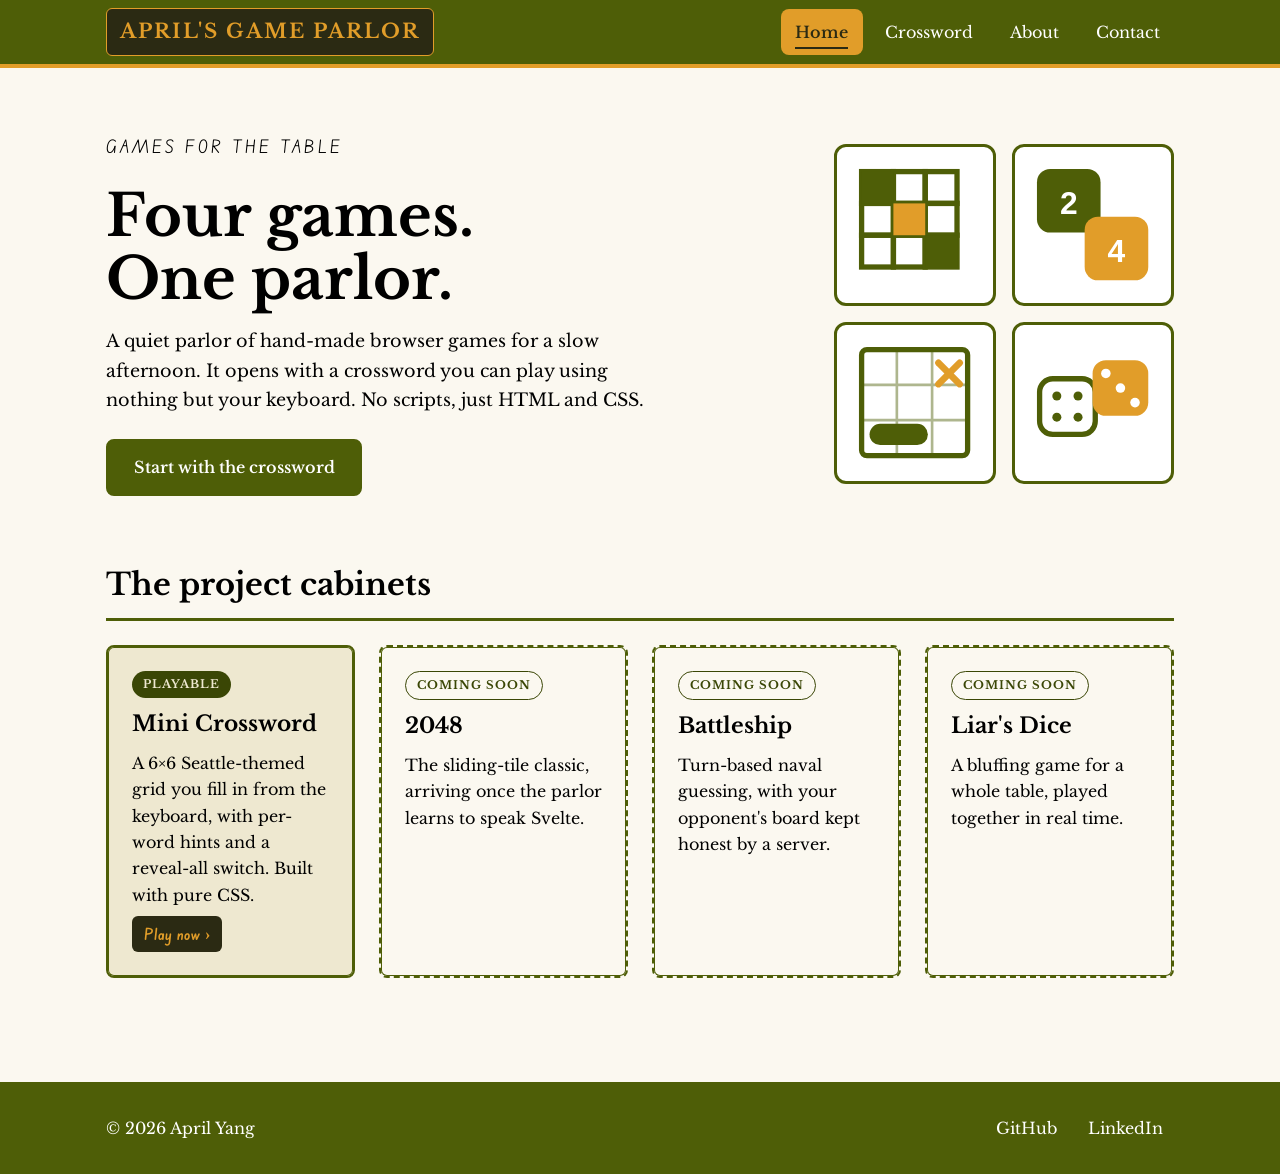
<file: index.html>
<!--
  Title: The Game Parlor — Home
  Author: April Yang
  Description: index.html — landing page (CS5610 Project 1)
  Styles: shared in style.css
-->
<!DOCTYPE html>
<html lang="en">
  <head>
    <meta charset="UTF-8" />
    <meta name="viewport" content="width=device-width, initial-scale=1.0" />
    <meta name="description" content="April's Game Parlor is a small collection of hand-made browser games. It opens with a pure HTML and CSS mini crossword, no scripts required." />
    <title>April's Game Parlor</title>

    <!-- Fonts from Google Fonts -->
    <link rel="preconnect" href="https://fonts.googleapis.com" />
    <link rel="preconnect" href="https://fonts.gstatic.com" crossorigin />
    <link
      href="https://fonts.googleapis.com/css2?family=Edu+SA+Beginner:wght@400;500;600&family=Libre+Baskerville:wght@400;700&display=swap"
      rel="stylesheet"
    />

    <link rel="stylesheet" href="./style.css" />
  </head>

  <body>
    <!-- ================= NAVBAR (same on every page) ================= -->
    <header class="site-header">
      <nav class="nav-inner" aria-label="Main navigation">
        <a class="brand" href="./index.html">April's Game Parlor</a>
        <ul class="nav-list">
          <li><a href="./index.html" aria-current="page">Home</a></li>
          <li><a href="./crossword.html">Crossword</a></li>
          <li><a href="./about.html">About</a></li>
          <li><a href="./contact.html">Contact</a></li>
        </ul>
      </nav>
    </header>

    <main>
      <!-- ================= HERO ================= -->
      <section class="hero" aria-label="Introduction">
        <div>
          <p class="eyebrow">Games for the table</p>
          <h1>Four games.<br />One parlor.</h1>
          <p>
            A quiet parlor of hand-made browser games for a slow afternoon.
            It opens with a crossword you can play using nothing but your
            keyboard. No scripts, just HTML and CSS.
          </p>
          <a class="cta" href="./crossword.html">Start with the crossword</a>
        </div>

        <!-- four game "screens", one per cabinet — decorative -->
        <div class="hero-screens" aria-hidden="true">
          <!-- crossword: mini 3x3 grid -->
          <div class="screen">
            <svg viewBox="0 0 48 48">
              <g stroke="currentColor" stroke-width="2" fill="none">
                <rect x="4" y="4" width="12" height="12" />
                <rect x="16" y="4" width="12" height="12" />
                <rect x="28" y="4" width="12" height="12" />
                <rect x="4" y="16" width="12" height="12" />
                <rect x="16" y="16" width="12" height="12" />
                <rect x="28" y="16" width="12" height="12" />
                <rect x="4" y="28" width="12" height="12" />
                <rect x="16" y="28" width="12" height="12" />
                <rect x="28" y="28" width="12" height="12" />
              </g>
              <rect x="4" y="4" width="12" height="12" fill="currentColor" />
              <rect x="28" y="28" width="12" height="12" fill="currentColor" />
              <rect x="16" y="16" width="12" height="12" fill="#e19d29" />
            </svg>
          </div>

          <!-- 2048: sliding number tiles -->
          <div class="screen">
            <svg viewBox="0 0 48 48">
              <rect x="3" y="3" width="24" height="24" rx="5" fill="currentColor" />
              <text x="15" y="20" text-anchor="middle" font-size="12"
                    font-weight="700" fill="#fff" font-family="sans-serif">2</text>
              <rect x="21" y="21" width="24" height="24" rx="5" fill="#e19d29" />
              <text x="33" y="38" text-anchor="middle" font-size="12"
                    font-weight="700" fill="#fff" font-family="sans-serif">4</text>
            </svg>
          </div>

          <!-- battleship: grid, ship, and a hit marker -->
          <div class="screen">
            <svg viewBox="0 0 48 48">
              <rect x="4" y="4" width="40" height="40" rx="2"
                    fill="none" stroke="currentColor" stroke-width="2" />
              <g stroke="currentColor" stroke-width="1" opacity="0.45">
                <line x1="4" y1="17.3" x2="44" y2="17.3" />
                <line x1="4" y1="30.6" x2="44" y2="30.6" />
                <line x1="17.3" y1="4" x2="17.3" y2="44" />
                <line x1="30.6" y1="4" x2="30.6" y2="44" />
              </g>
              <rect x="7" y="32" width="22" height="8" rx="4" fill="currentColor" />
              <g stroke="#e19d29" stroke-width="2.5" stroke-linecap="round">
                <line x1="33" y1="9" x2="41" y2="17" />
                <line x1="41" y1="9" x2="33" y2="17" />
              </g>
            </svg>
          </div>

          <!-- liar's dice: two dice -->
          <div class="screen">
            <svg viewBox="0 0 48 48">
              <rect x="4" y="15" width="21" height="21" rx="5"
                    fill="none" stroke="currentColor" stroke-width="2" />
              <g fill="currentColor">
                <circle cx="10.5" cy="21.5" r="1.7" />
                <circle cx="18.5" cy="21.5" r="1.7" />
                <circle cx="10.5" cy="29.5" r="1.7" />
                <circle cx="18.5" cy="29.5" r="1.7" />
              </g>
              <rect x="24" y="8" width="21" height="21" rx="5" fill="#e19d29" />
              <g fill="#fff">
                <circle cx="29" cy="13" r="1.8" />
                <circle cx="34.5" cy="18.5" r="1.8" />
                <circle cx="40" cy="24" r="1.8" />
              </g>
            </svg>
          </div>
        </div>
      </section>

      <!-- ================= GAMES ================= -->
      <section class="games" aria-label="Games">
        <h2>The project cabinets</h2>
        <div class="cabinet-grid">
          <!-- live game: a real link -->
          <a class="cabinet" href="./crossword.html">
            <span class="tag live">Playable</span>
            <h3>Mini Crossword</h3>
            <p>A 6&times;6 Seattle-themed grid you fill in from the keyboard,
              with per-word hints and a reveal-all switch. Built with pure CSS.</p>
            <span class="play-label">Play now &rsaquo;</span>
          </a>

          <!-- upcoming games: static, not links -->
          <article class="cabinet locked">
            <span class="tag soon">Coming soon</span>
            <h3>2048</h3>
            <p>The sliding-tile classic, arriving once the parlor learns to
              speak Svelte.</p>
          </article>

          <article class="cabinet locked">
            <span class="tag soon">Coming soon</span>
            <h3>Battleship</h3>
            <p>Turn-based naval guessing, with your opponent's board kept
              honest by a server.</p>
          </article>

          <article class="cabinet locked">
            <span class="tag soon">Coming soon</span>
            <h3>Liar's Dice</h3>
            <p>A bluffing game for a whole table, played together in real
              time.</p>
          </article>
        </div>
      </section>
    </main>

    <!-- ================= FOOTER (same on every page) ================= -->
    <footer class="site-footer">
      <div class="footer-inner">
        <p class="copyright">&copy; 2026 April Yang</p>
        <ul class="social">
          <li>
            <a href="https://github.com/aprilyanggarwood" target="_blank" rel="noopener">
              GitHub
            </a>
          </li>
          <li>
            <a href="https://www.linkedin.com/in/ying-april-yang-a9bb8720/" target="_blank" rel="noopener">
              LinkedIn
            </a>
          </li>
        </ul>
      </div>
    </footer>
  </body>
</html>
</file>
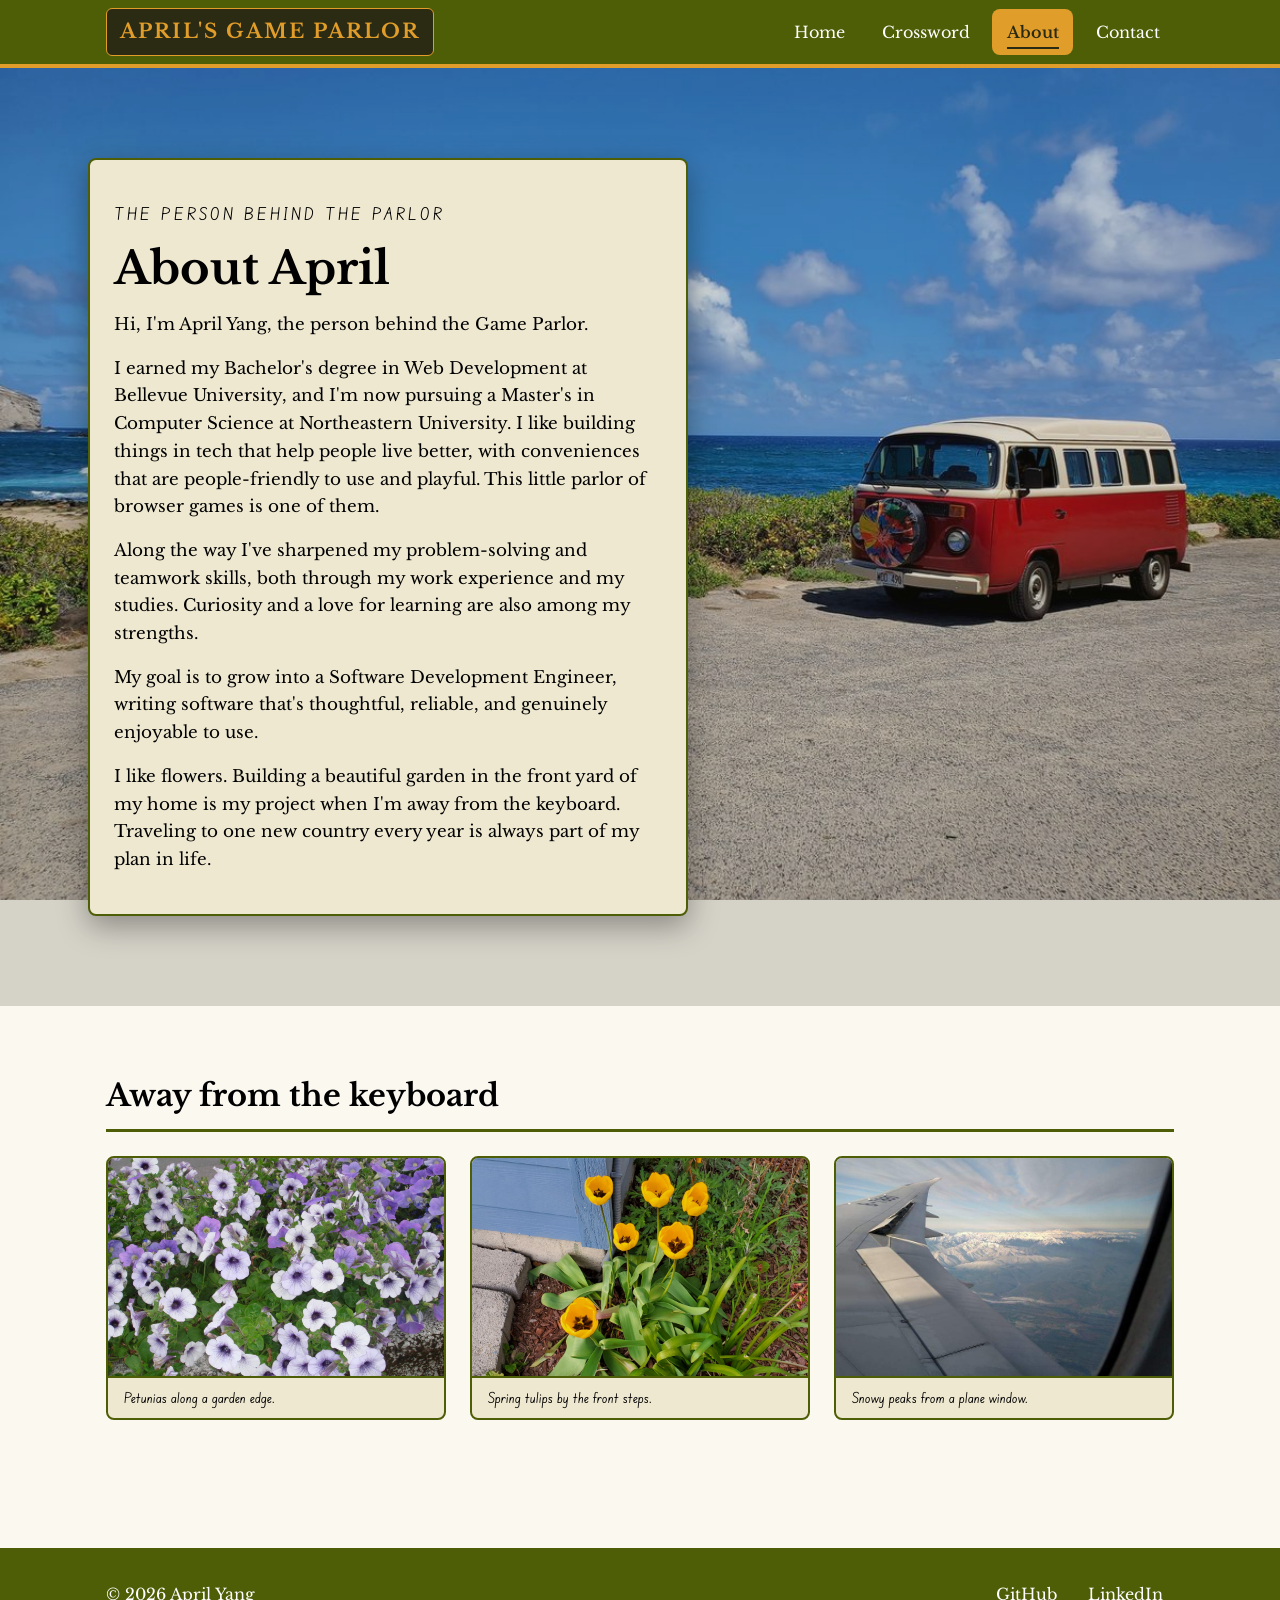
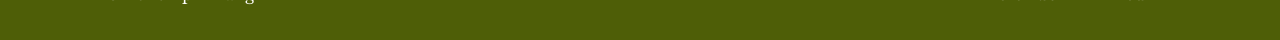
<file: about.html>
<!--
  Title: The Game Parlor — About
  Author: April Yang
  Description: about.html — About page (CS5610 Project 1)
  Styles: shared in style.css
  Note: Real <img> elements with meaningful alt text (portrait + photo strip).
        No id attributes; nav/footer match the other pages.
-->
<!DOCTYPE html>
<html lang="en">
  <head>
    <meta charset="UTF-8" />
    <meta name="viewport" content="width=device-width, initial-scale=1.0" />
    <meta name="description" content="About April Yang, the maker behind the Game Parlor: a web developer and computer science graduate student working toward a Software Development Engineer role." />
    <title>About April — April's Game Parlor</title>

    <link rel="preconnect" href="https://fonts.googleapis.com" />
    <link rel="preconnect" href="https://fonts.gstatic.com" crossorigin />
    <link
      href="https://fonts.googleapis.com/css2?family=Edu+SA+Beginner:wght@400;500;600&family=Libre+Baskerville:wght@400;700&display=swap"
      rel="stylesheet"
    />
    <link rel="stylesheet" href="./style.css" />
  </head>

  <body>
    <!-- ================= NAVBAR (same on every page) ================= -->
    <header class="site-header">
      <nav class="nav-inner" aria-label="Main navigation">
        <a class="brand" href="./index.html">April's Game Parlor</a>
        <ul class="nav-list">
          <li><a href="./index.html">Home</a></li>
          <li><a href="./crossword.html">Crossword</a></li>
          <li><a href="./about.html" aria-current="page">About</a></li>
          <li><a href="./contact.html">Contact</a></li>
        </ul>
      </nav>
    </header>

    <main class="about-main">
      <!-- ================= INTRO: van background + bio card ================= -->
      <!-- The van photo is a decorative CSS background on .about-hero.
           The bio sits in an opaque .bio-card so its text keeps full contrast. -->
      <section class="about-hero" aria-label="About April">
        <div class="bio-card">
          <p class="eyebrow">The person behind the parlor</p>
          <h1>About April</h1>

          <p>Hi, I'm April Yang, the person behind the Game Parlor.</p>

          <p>
            I earned my Bachelor's degree in Web Development at Bellevue
            University, and I'm now pursuing a Master's in Computer Science at
            Northeastern University. I like building things in tech that help
            people live better, with conveniences that are people-friendly to
            use and playful. This little parlor of browser games is one of them.
          </p>

          <p>
            Along the way I've sharpened my problem-solving and teamwork skills,
            both through my work experience and my studies. Curiosity and a love
            for learning are also among my strengths.
          </p>

          <p>
            My goal is to grow into a Software Development Engineer, writing
            software that's thoughtful, reliable, and genuinely enjoyable to use.
          </p>

          <p>
            I like flowers. Building a beautiful garden in the front yard of my
            home is my project when I'm away from the keyboard. Traveling to one
            new country every year is always part of my plan in life.
          </p>
        </div>
      </section>

      <!-- ================= PHOTO STRIP ================= -->
      <section class="gallery" aria-label="A few of my photos">
        <h2>Away from the keyboard</h2>
        <div class="photo-strip">
          <figure>
            <img
              src="./images/purple-flowers.jpg"
              width="640"
              height="480"
              loading="lazy"
              alt="A dense bed of purple-and-white petunias with dark violet veins"
            />
            <figcaption>Petunias along a garden edge.</figcaption>
          </figure>

          <figure>
            <img
              src="./images/yellow-tulips.jpg"
              width="1200"
              height="900"
              loading="lazy"
              alt="Six yellow tulips with dark centers blooming beside a blue house wall"
            />
            <figcaption>Spring tulips by the front steps.</figcaption>
          </figure>

          <figure>
            <img
              src="./images/mountains-from-plane.jpg"
              width="960"
              height="540"
              loading="lazy"
              alt="Snow-capped mountains and green valleys seen from an airplane window, with the wing in view"
            />
            <figcaption>Snowy peaks from a plane window.</figcaption>
          </figure>
        </div>
      </section>
    </main>

    <!-- ================= FOOTER (same on every page) ================= -->
    <footer class="site-footer">
      <div class="footer-inner">
        <p class="copyright">&copy; 2026 April Yang</p>
        <ul class="social">
          <li>
            <a href="https://github.com/aprilyanggarwood" target="_blank" rel="noopener">
              GitHub
            </a>
          </li>
          <li>
            <a href="https://www.linkedin.com/in/ying-april-yang-a9bb8720/" target="_blank" rel="noopener">
              LinkedIn
            </a>
          </li>
        </ul>
      </div>
    </footer>
  </body>
</html>
</file>
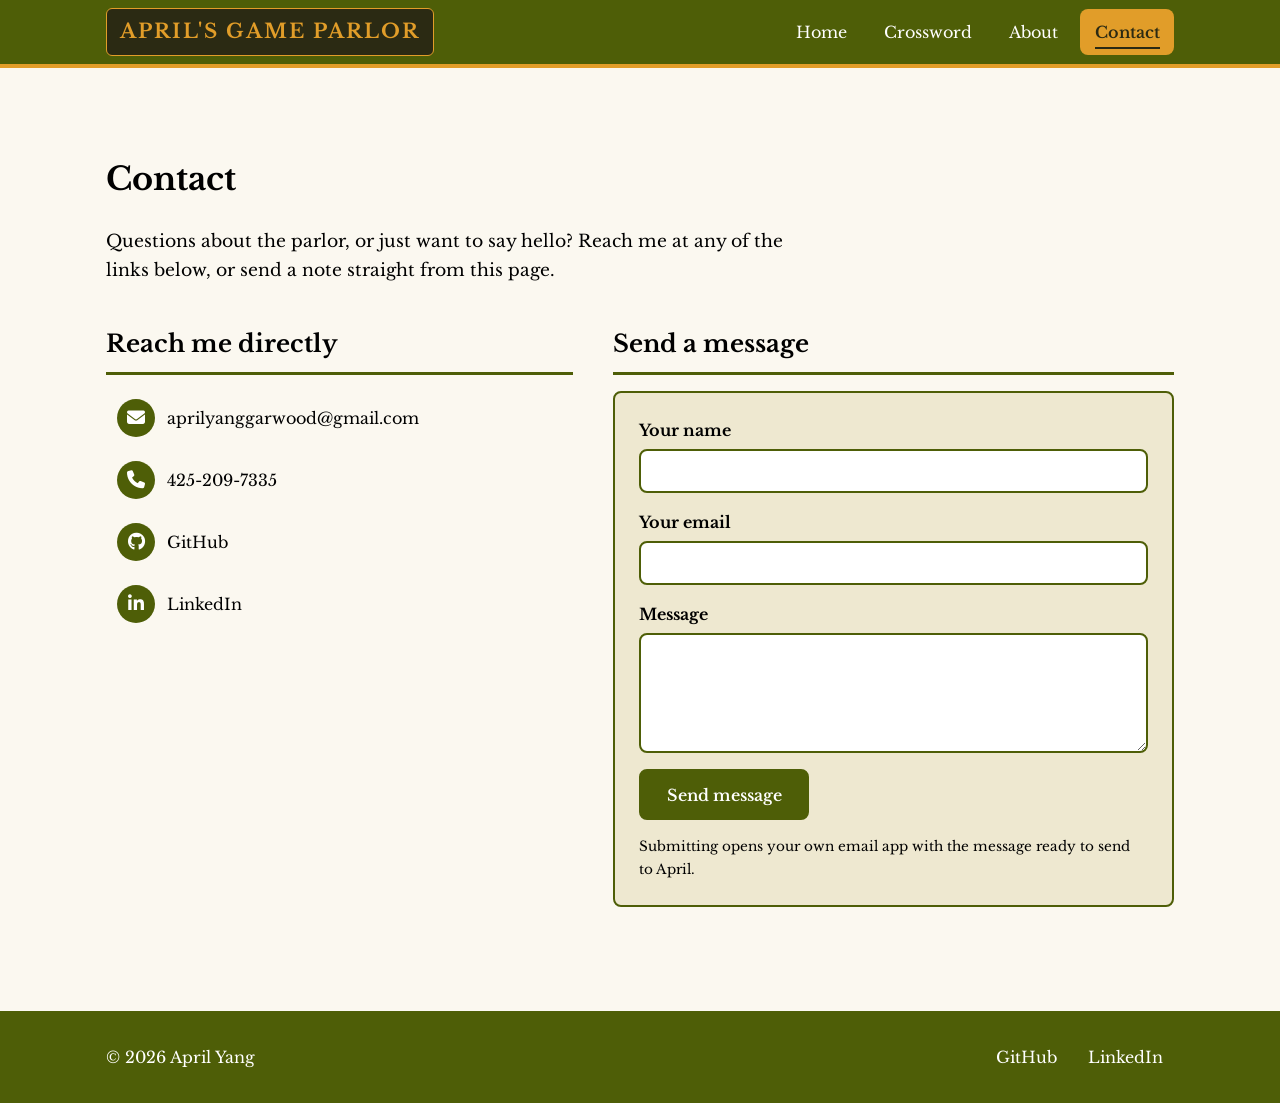
<file: contact.html>
<!--
  Title: The Game Parlor — Contact
  Author: April Yang
  Description: contact.html — Contact page (CS5610 Project 1)
  Styles: shared in style.css
  Note: CSS-only contact form. The <form action="mailto:..."> makes the
        submit button open the visitor's own mail app (no JavaScript).
        Contact links each have an icon in front (icons are decorative, so aria-hidden).
        Inputs are wrapped in their <label>, so no id/for is needed.
-->
<!DOCTYPE html>
<html lang="en">
  <head>
    <meta charset="UTF-8" />
    <meta name="viewport" content="width=device-width, initial-scale=1.0" />
    <meta name="description" content="Get in touch with April Yang by email, phone, GitHub, or LinkedIn, or send a note straight from the contact form on this page." />
    <title>Contact — April's Game Parlor</title>

    <link rel="preconnect" href="https://fonts.googleapis.com" />
    <link rel="preconnect" href="https://fonts.gstatic.com" crossorigin />
    <link
      href="https://fonts.googleapis.com/css2?family=Edu+SA+Beginner:wght@400;500;600&family=Libre+Baskerville:wght@400;700&display=swap"
      rel="stylesheet"
    />
    <!-- Font Awesome 6 (icon files) — used for the contact icons -->
    <link
      rel="stylesheet"
      href="https://cdnjs.cloudflare.com/ajax/libs/font-awesome/6.5.2/css/all.min.css"
    />
    <link rel="stylesheet" href="./style.css" />
  </head>

  <body>
    <!-- ================= NAVBAR (same on every page) ================= -->
    <header class="site-header">
      <nav class="nav-inner" aria-label="Main navigation">
        <a class="brand" href="./index.html">April's Game Parlor</a>
        <ul class="nav-list">
          <li><a href="./index.html">Home</a></li>
          <li><a href="./crossword.html">Crossword</a></li>
          <li><a href="./about.html">About</a></li>
          <li><a href="./contact.html" aria-current="page">Contact</a></li>
        </ul>
      </nav>
    </header>

    <main>
      <h1>Contact</h1>
      <p class="lead">
        Questions about the parlor, or just want to say hello? Reach me at any
        of the links below, or send a note straight from this page.
      </p>

      <div class="contact-layout">
        <!-- ================= DIRECT LINKS (icon in front) ================= -->
        <section class="contact-info" aria-label="Contact details">
          <h2>Reach me directly</h2>
          <ul class="contact-list">
            <li>
              <a href="mailto:aprilyanggarwood@gmail.com" aria-label="Email April at aprilyanggarwood at gmail dot com">
                <span class="contact-icon">
                  <i class="fa-solid fa-envelope" aria-hidden="true"></i>
                </span>
                <span class="contact-text">aprilyanggarwood@gmail.com</span>
              </a>
            </li>
            <li>
              <a href="tel:+14252097335" aria-label="Call April at 4 2 5, 2 0 9, 7 3 3 5">
                <span class="contact-icon">
                  <i class="fa-solid fa-phone" aria-hidden="true"></i>
                </span>
                <span class="contact-text">425-209-7335</span>
              </a>
            </li>
            <li>
              <a href="https://github.com/aprilyanggarwood" target="_blank" rel="noopener" aria-label="April's GitHub profile">
                <span class="contact-icon">
                  <i class="fa-brands fa-github" aria-hidden="true"></i>
                </span>
                <span class="contact-text">GitHub</span>
              </a>
            </li>
            <li>
              <a href="https://www.linkedin.com/in/ying-april-yang-a9bb8720/" target="_blank" rel="noopener" aria-label="April's LinkedIn profile">
                <span class="contact-icon">
                  <i class="fa-brands fa-linkedin-in" aria-hidden="true"></i>
                </span>
                <span class="contact-text">LinkedIn</span>
              </a>
            </li>
          </ul>
        </section>

        <!-- ================= MESSAGE FORM ================= -->
        <section class="contact-form-section" aria-label="Send a message">
          <h2>Send a message</h2>
          <form class="contact-form" action="mailto:aprilyanggarwood@gmail.com" method="post" enctype="text/plain">
            <label class="field">
              <span class="field-label">Your name</span>
              <input type="text" name="name" autocomplete="name" required />
            </label>
            <label class="field">
              <span class="field-label">Your email</span>
              <input type="email" name="email" autocomplete="email" required />
            </label>
            <label class="field">
              <span class="field-label">Message</span>
              <textarea name="message" required></textarea>
            </label>
            <button type="submit" class="cta">Send message</button>
            <p class="form-note">
              Submitting opens your own email app with the message ready to send
              to April.
            </p>
          </form>
        </section>
      </div>
    </main>

    <!-- ================= FOOTER (same on every page) ================= -->
    <footer class="site-footer">
      <div class="footer-inner">
        <p class="copyright">&copy; 2026 April Yang</p>
        <ul class="social">
          <li>
            <a href="https://github.com/aprilyanggarwood" target="_blank" rel="noopener">
              GitHub
            </a>
          </li>
          <li>
            <a href="https://www.linkedin.com/in/ying-april-yang-a9bb8720/" target="_blank" rel="noopener">
              LinkedIn
            </a>
          </li>
        </ul>
      </div>
    </footer>
  </body>
</html>
</file>
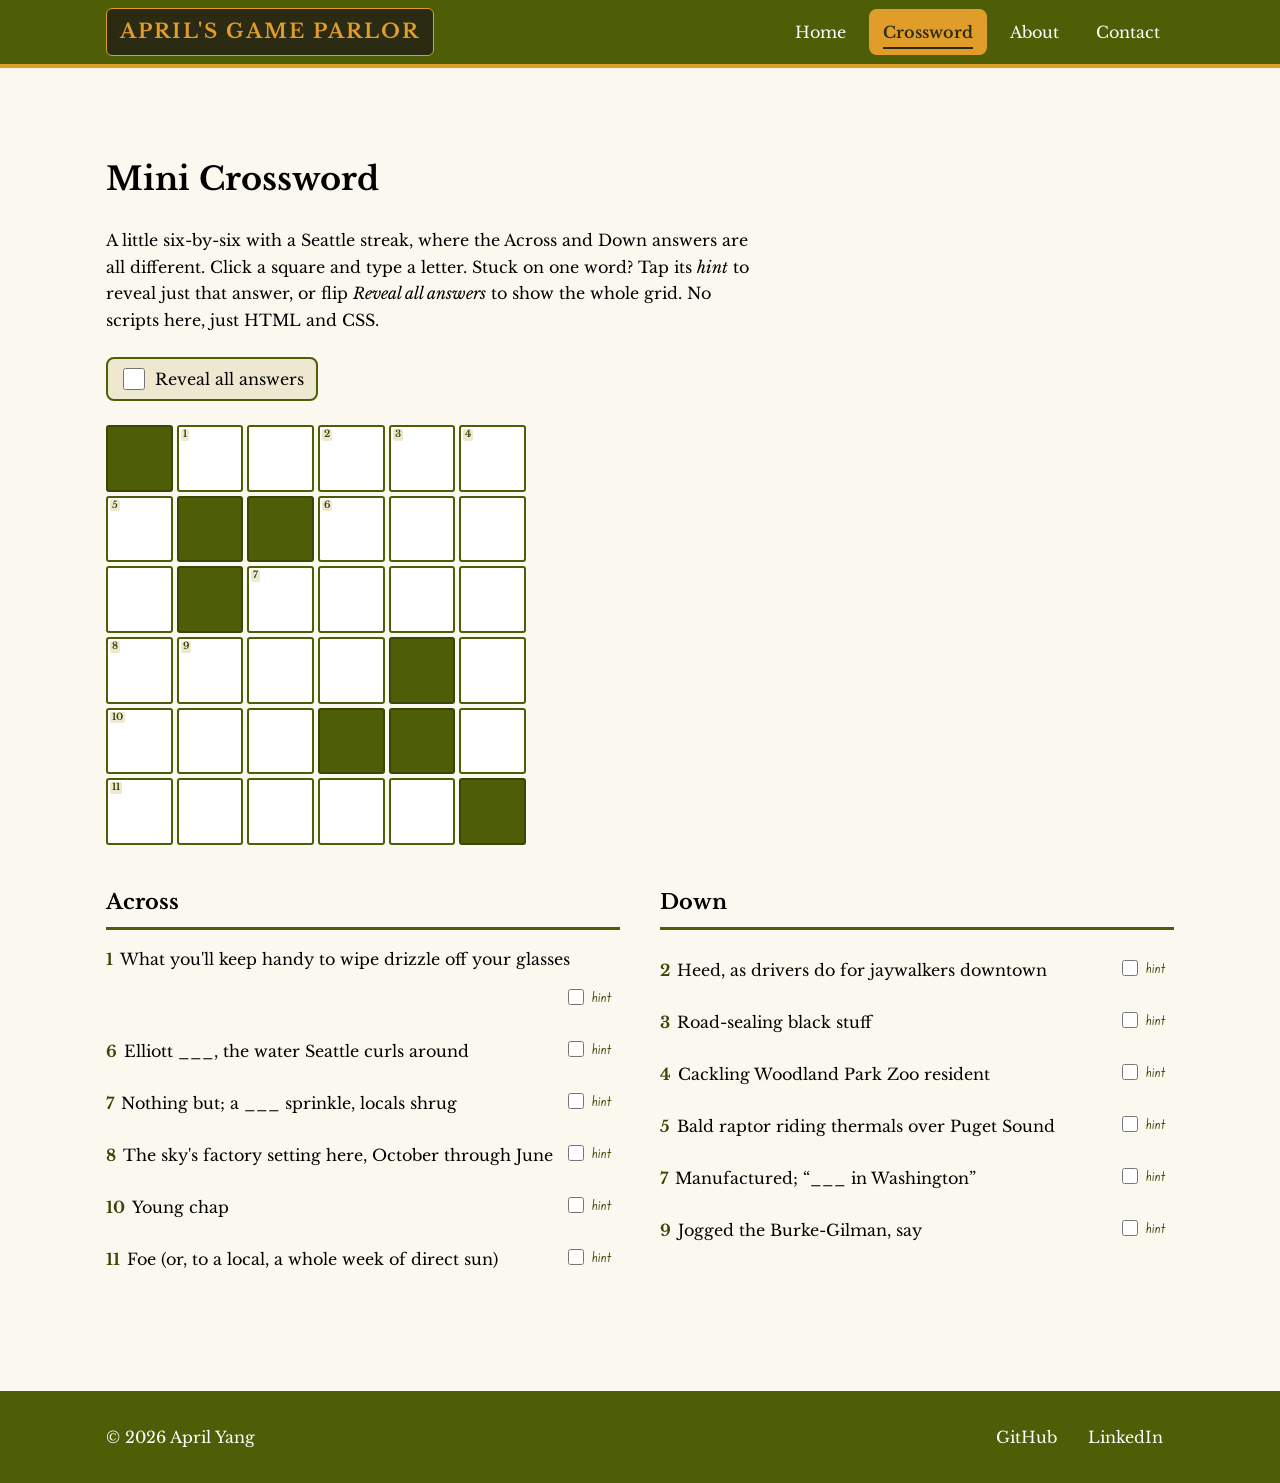
<file: crossword.html>
<!--
  Title: The Game Parlor — Mini Crossword
  Author: April Yang
  Description: crossword.html — CSS-only 6x6 crossword (CS5610 Project 1)
  Styles: shared in style.css
  Note: No JavaScript. Each white square is a single-character <input>.
        Black squares are <div class="cell block">. Answers overlay each
        cell as a hidden <span class="answer aN dN"> carrying a class for
        its Across word (aN) and Down word (dN). Two reveal mechanisms,
        both pure CSS via :has():
          * "Reveal all answers" — one checkbox shows every answer.
          * per-clue "hint" — each clue has its own checkbox that shows
            only that word's cells.
        Every checkbox is wrapped in its <label>, so no id/for is needed.
        Theme: Seattle. Marquee answers EAGLE / BAY / GRAY; the rest of the
        local flavor lives in the clues.
-->
<!DOCTYPE html>
<html lang="en">
  <head>
    <meta charset="UTF-8" />
    <meta name="viewport" content="width=device-width, initial-scale=1.0" />
    <meta name="description" content="Play a CSS-only 6x6 Seattle-themed mini crossword. Type answers from the keyboard, reveal a hint for any single word, or show the whole solution." />
    <title>Mini Crossword — April's Game Parlor</title>

    <link rel="preconnect" href="https://fonts.googleapis.com" />
    <link rel="preconnect" href="https://fonts.gstatic.com" crossorigin />
    <link
      href="https://fonts.googleapis.com/css2?family=Edu+SA+Beginner:wght@400;500;600&family=Libre+Baskerville:wght@400;700&display=swap"
      rel="stylesheet"
    />
    <link rel="stylesheet" href="./style.css" />
  </head>

  <body>
    <!-- ================= NAVBAR (same on every page) ================= -->
    <header class="site-header">
      <nav class="nav-inner" aria-label="Main navigation">
        <a class="brand" href="./index.html">April's Game Parlor</a>
        <ul class="nav-list">
          <li><a href="./index.html">Home</a></li>
          <li><a href="./crossword.html" aria-current="page">Crossword</a></li>
          <li><a href="./about.html">About</a></li>
          <li><a href="./contact.html">Contact</a></li>
        </ul>
      </nav>
    </header>

    <main>
      <h1>Mini Crossword</h1>
      <p class="puzzle-intro">
        A little six-by-six with a Seattle streak, where the Across and Down
        answers are all different. Click a square and type a letter. Stuck on
        one word? Tap its <em>hint</em> to reveal just that answer, or flip
        <em>Reveal all answers</em> to show the whole grid. No scripts here,
        just HTML and CSS.
      </p>

      <!-- ================= PUZZLE ================= -->
      <section class="puzzle" aria-label="Crossword puzzle">
        <h2 class="sr-only">Puzzle grid</h2>

        <!-- global reveal: label WRAPS the checkbox, so no id/for needed -->
        <label class="reveal-all-label">
          <input type="checkbox" class="reveal-all" /> Reveal all answers
        </label>

        <div class="board">
          <!-- Row 1 -->
          <div class="cell block" aria-hidden="true"></div>
          <div class="cell"><span class="num">1</span><input maxlength="1" aria-label="Row 1, column 2" /><span class="answer a1">C</span></div>
          <div class="cell"><input maxlength="1" aria-label="Row 1, column 3" /><span class="answer a1">L</span></div>
          <div class="cell"><span class="num">2</span><input maxlength="1" aria-label="Row 1, column 4" /><span class="answer a1 d2">O</span></div>
          <div class="cell"><span class="num">3</span><input maxlength="1" aria-label="Row 1, column 5" /><span class="answer a1 d3">T</span></div>
          <div class="cell"><span class="num">4</span><input maxlength="1" aria-label="Row 1, column 6" /><span class="answer a1 d4">H</span></div>
          <!-- Row 2 -->
          <div class="cell"><span class="num">5</span><input maxlength="1" aria-label="Row 2, column 1" /><span class="answer d5">E</span></div>
          <div class="cell block" aria-hidden="true"></div>
          <div class="cell block" aria-hidden="true"></div>
          <div class="cell"><span class="num">6</span><input maxlength="1" aria-label="Row 2, column 4" /><span class="answer a6 d2">B</span></div>
          <div class="cell"><input maxlength="1" aria-label="Row 2, column 5" /><span class="answer a6 d3">A</span></div>
          <div class="cell"><input maxlength="1" aria-label="Row 2, column 6" /><span class="answer a6 d4">Y</span></div>
          <!-- Row 3 -->
          <div class="cell"><input maxlength="1" aria-label="Row 3, column 1" /><span class="answer d5">A</span></div>
          <div class="cell block" aria-hidden="true"></div>
          <div class="cell"><span class="num">7</span><input maxlength="1" aria-label="Row 3, column 3" /><span class="answer a7 d7">M</span></div>
          <div class="cell"><input maxlength="1" aria-label="Row 3, column 4" /><span class="answer a7 d2">E</span></div>
          <div class="cell"><input maxlength="1" aria-label="Row 3, column 5" /><span class="answer a7 d3">R</span></div>
          <div class="cell"><input maxlength="1" aria-label="Row 3, column 6" /><span class="answer a7 d4">E</span></div>
          <!-- Row 4 -->
          <div class="cell"><span class="num">8</span><input maxlength="1" aria-label="Row 4, column 1" /><span class="answer a8 d5">G</span></div>
          <div class="cell"><span class="num">9</span><input maxlength="1" aria-label="Row 4, column 2" /><span class="answer a8 d9">R</span></div>
          <div class="cell"><input maxlength="1" aria-label="Row 4, column 3" /><span class="answer a8 d7">A</span></div>
          <div class="cell"><input maxlength="1" aria-label="Row 4, column 4" /><span class="answer a8 d2">Y</span></div>
          <div class="cell block" aria-hidden="true"></div>
          <div class="cell"><input maxlength="1" aria-label="Row 4, column 6" /><span class="answer d4">N</span></div>
          <!-- Row 5 -->
          <div class="cell"><span class="num">10</span><input maxlength="1" aria-label="Row 5, column 1" /><span class="answer a10 d5">L</span></div>
          <div class="cell"><input maxlength="1" aria-label="Row 5, column 2" /><span class="answer a10 d9">A</span></div>
          <div class="cell"><input maxlength="1" aria-label="Row 5, column 3" /><span class="answer a10 d7">D</span></div>
          <div class="cell block" aria-hidden="true"></div>
          <div class="cell block" aria-hidden="true"></div>
          <div class="cell"><input maxlength="1" aria-label="Row 5, column 6" /><span class="answer d4">A</span></div>
          <!-- Row 6 -->
          <div class="cell"><span class="num">11</span><input maxlength="1" aria-label="Row 6, column 1" /><span class="answer a11 d5">E</span></div>
          <div class="cell"><input maxlength="1" aria-label="Row 6, column 2" /><span class="answer a11 d9">N</span></div>
          <div class="cell"><input maxlength="1" aria-label="Row 6, column 3" /><span class="answer a11 d7">E</span></div>
          <div class="cell"><input maxlength="1" aria-label="Row 6, column 4" /><span class="answer a11">M</span></div>
          <div class="cell"><input maxlength="1" aria-label="Row 6, column 5" /><span class="answer a11">Y</span></div>
          <div class="cell block" aria-hidden="true"></div>
        </div>
      </section>

      <!-- ================= CLUES ================= -->
      <section class="clues" aria-label="Clues">
        <div>
          <h2>Across</h2>
          <ul>
            <li><span class="cnum">1</span>What you'll keep handy to wipe drizzle off your glasses<label class="reveal-word"><input type="checkbox" class="reveal-mini toggle-a1" /><span class="reveal-word-text">hint</span></label></li>
            <li><span class="cnum">6</span>Elliott ___, the water Seattle curls around<label class="reveal-word"><input type="checkbox" class="reveal-mini toggle-a6" /><span class="reveal-word-text">hint</span></label></li>
            <li><span class="cnum">7</span>Nothing but; a ___ sprinkle, locals shrug<label class="reveal-word"><input type="checkbox" class="reveal-mini toggle-a7" /><span class="reveal-word-text">hint</span></label></li>
            <li><span class="cnum">8</span>The sky's factory setting here, October through June<label class="reveal-word"><input type="checkbox" class="reveal-mini toggle-a8" /><span class="reveal-word-text">hint</span></label></li>
            <li><span class="cnum">10</span>Young chap<label class="reveal-word"><input type="checkbox" class="reveal-mini toggle-a10" /><span class="reveal-word-text">hint</span></label></li>
            <li><span class="cnum">11</span>Foe (or, to a local, a whole week of direct sun)<label class="reveal-word"><input type="checkbox" class="reveal-mini toggle-a11" /><span class="reveal-word-text">hint</span></label></li>
          </ul>
        </div>
        <div>
          <h2>Down</h2>
          <ul>
            <li><span class="cnum">2</span>Heed, as drivers do for jaywalkers downtown<label class="reveal-word"><input type="checkbox" class="reveal-mini toggle-d2" /><span class="reveal-word-text">hint</span></label></li>
            <li><span class="cnum">3</span>Road-sealing black stuff<label class="reveal-word"><input type="checkbox" class="reveal-mini toggle-d3" /><span class="reveal-word-text">hint</span></label></li>
            <li><span class="cnum">4</span>Cackling Woodland Park Zoo resident<label class="reveal-word"><input type="checkbox" class="reveal-mini toggle-d4" /><span class="reveal-word-text">hint</span></label></li>
            <li><span class="cnum">5</span>Bald raptor riding thermals over Puget Sound<label class="reveal-word"><input type="checkbox" class="reveal-mini toggle-d5" /><span class="reveal-word-text">hint</span></label></li>
            <li><span class="cnum">7</span>Manufactured; “___ in Washington”<label class="reveal-word"><input type="checkbox" class="reveal-mini toggle-d7" /><span class="reveal-word-text">hint</span></label></li>
            <li><span class="cnum">9</span>Jogged the Burke-Gilman, say<label class="reveal-word"><input type="checkbox" class="reveal-mini toggle-d9" /><span class="reveal-word-text">hint</span></label></li>
          </ul>
        </div>
      </section>
    </main>

    <!-- ================= FOOTER (same on every page) ================= -->
    <footer class="site-footer">
      <div class="footer-inner">
        <p class="copyright">&copy; 2026 April Yang</p>
        <ul class="social">
          <li>
            <a href="https://github.com/aprilyanggarwood" target="_blank" rel="noopener">
              GitHub
            </a>
          </li>
          <li>
            <a href="https://www.linkedin.com/in/ying-april-yang-a9bb8720/" target="_blank" rel="noopener">
              LinkedIn
            </a>
          </li>
        </ul>
      </div>
    </footer>
  </body>
</html>
</file>
<file: style.css>
/* ============================================================
   The Game Parlor — shared stylesheet
   Author: April Yang
   Used by: index.html, crossword.html, about.html, contact.html
   ============================================================ */

/* ============================================================
   DESIGN TOKENS — defined once, reused everywhere
   (Project 1 requires custom properties for colors + spacing)
   ============================================================ */
:root {
  /* created palette, tuned for 4.5:1 contrast */
  --olive: #4e5e07;         /* olive — accents, borders, grid */
  --olive-deep: #3a4605;    /* deeper olive */
  --gold: #e19d29;     /* yellow-brown — wordmark, on the dark plaque */
  --plaque: #2b2a13;   /* dark backing so gold text clears 4.5:1 */
  --cream: #eee8d0;          /* card surface */
  --paper: #fbf8f0;          /* page background */
  --ink: #000000;            /* body text — black */
  --ink-soft: #5a4f63;       /* secondary text */
  --white: #ffffff;

  /* spacing scale */
  --sp-1: 0.5rem;
  --sp-2: 1rem;
  --sp-3: 1.5rem;
  --sp-4: 2.5rem;
  --sp-5: 4rem;

  /* type */
  --font-head: "Libre Baskerville", Georgia, serif;
  --font-play: "Edu SA Beginner", "Comic Sans MS", cursive;

  --radius: 8px;
  --line: 3px solid var(--olive);
}

*,
*::before,
*::after {
  box-sizing: border-box;
}

html {
  scroll-behavior: smooth;
}

body {
  margin: 0;
  min-height: 100vh;
  display: flex;
  flex-direction: column;
  font-family: var(--font-head);
  color: var(--ink);
  background-color: var(--paper);
  line-height: 1.65;
}

/* ============================================================
   NAVBAR — sticky, semantic <nav><ul><li><a>, keyboard-friendly.
   ============================================================ */
.site-header {
  position: sticky;   /* stays put on scroll, doesn't cover content */
  top: 0;
  z-index: 50;
  background-color: var(--olive);
  border-bottom: 4px solid var(--gold);
}

.nav-inner {
  max-width: 1100px;
  margin: 0 auto;
  padding: var(--sp-1) var(--sp-2);
  display: flex;              /* FLEXBOX */
  align-items: center;
  justify-content: space-between;
  gap: var(--sp-2);
  flex-wrap: wrap;
}

.brand {
  font-family: var(--font-head);
  font-size: 1.25rem;
  font-weight: 700;
  color: var(--gold);
  background: var(--plaque);
  border: 1px solid var(--gold);
  padding: 0.4rem 0.8rem;
  border-radius: 6px;
  text-decoration: none;
  text-transform: uppercase;
  letter-spacing: 2px;
}
.brand:hover {
  background: #1c1b0c;
}

.nav-list {
  list-style: none;
  margin: 0;
  padding: 0;
  display: flex;              /* FLEXBOX */
  gap: var(--sp-1);
  flex-wrap: wrap;
}

.nav-list a {
  position: relative;
  display: block;
  padding: 0.6rem 0.9rem;     /* comfortable 44px+ tap target */
  min-height: 44px;
  color: var(--white);
  font-family: var(--font-head);
  text-decoration: none;
  border-radius: 8px;
  transition: background-color 0.18s ease, color 0.18s ease;
}

/* animated underline via PSEUDO-ELEMENT + TRANSFORM */
.nav-list a::after {
  content: "";
  position: absolute;
  left: 0.9rem;
  right: 0.9rem;
  bottom: 0.35rem;
  height: 2px;
  background: var(--gold);
  transform: scaleX(0);
  transform-origin: left;
  transition: transform 0.2s ease;
}
.nav-list a:hover::after {
  transform: scaleX(1);
}

.nav-list a:hover {
  background-color: rgba(255, 255, 255, 0.12);
}

/* current page indicator */
.nav-list a[aria-current="page"] {
  background-color: var(--gold);
  color: var(--plaque);
  font-weight: 600;
}
.nav-list a[aria-current="page"]::after {
  transform: scaleX(1);
  background: var(--plaque);
}

/* visible keyboard focus everywhere */
a:focus-visible,
button:focus-visible {
  outline: 3px solid var(--olive-deep);
  outline-offset: 2px;
}
.site-header a:focus-visible {
  outline-color: var(--white);
}

/* ============================================================
   HERO
   ============================================================ */
main {
  width: 100%;
  max-width: 1100px;
  margin: 0 auto;
  flex: 1 0 auto;
  padding: var(--sp-5) var(--sp-2) var(--sp-4);
}

.hero {
  display: grid;                          /* GRID */
  grid-template-columns: 1.2fr 1fr;
  gap: var(--sp-4);
  align-items: center;
  margin-bottom: var(--sp-5);
}

.eyebrow {
  font-family: var(--font-play);
  text-transform: uppercase;
  letter-spacing: 3px;
  font-size: 0.8rem;
  color: var(--olive-deep);
  margin: 0 0 var(--sp-1);
}

.hero h1 {
  font-family: var(--font-head);
  font-size: clamp(2.4rem, 6vw, 3.6rem);
  line-height: 1.1;
  margin: 0 0 var(--sp-2);
  color: var(--ink);
}

.hero p {
  font-size: 1.1rem;
  color: var(--ink);
  max-width: 46ch;                         /* readable line length */
  margin: 0 0 var(--sp-3);
}

.cta {
  display: inline-block;
  font-family: var(--font-head);
  font-weight: 600;
  background-color: var(--olive);
  color: var(--white);
  text-decoration: none;
  padding: 0.85rem 1.6rem;
  min-height: 44px;
  border-radius: var(--radius);
  border: 2px solid var(--olive);
  transition: transform 0.15s ease, background-color 0.15s ease;
}
.cta:hover {
  background-color: var(--gold);
  color: var(--plaque);
  border-color: var(--gold);
  transform: translateY(-2px);
}
.cta:active {
  transform: translateY(0);
}

/* four mini game "screens" — one hint per game, decorative */
.hero-screens {
  display: grid;                          /* GRID */
  grid-template-columns: repeat(2, 1fr);
  gap: var(--sp-2);
  width: min(340px, 100%);
  margin-left: auto;
}
.screen {
  aspect-ratio: 1;
  background: var(--white);
  border: 3px solid var(--olive);
  border-radius: 12px;
  padding: 0.9rem;
  display: flex;
  align-items: center;
  justify-content: center;
  color: var(--olive);
}
.screen svg {
  width: 100%;
  height: 100%;
  display: block;
}

/* ============================================================
   GAMES — responsive GRID of cabinets
   ============================================================ */
.games h2 {
  font-family: var(--font-head);
  font-size: 1.9rem;
  color: var(--ink);
  border-bottom: var(--line);
  padding-bottom: var(--sp-1);
  margin-bottom: var(--sp-3);
}

.cabinet-grid {
  display: grid;                          /* GRID */
  grid-template-columns: repeat(auto-fit, minmax(220px, 1fr));
  gap: var(--sp-3);
}

.cabinet {
  background-color: var(--cream);
  border: 2px solid var(--olive);
  border-radius: var(--radius);
  box-shadow: inset 0 0 0 1px var(--olive);
  padding: var(--sp-3);
  display: flex;                          /* FLEXBOX */
  flex-direction: column;
  gap: var(--sp-1);
  min-height: 220px;
}

.cabinet h3 {
  font-family: var(--font-head);
  font-size: 1.35rem;
  margin: 0;
  color: var(--ink);
}

.cabinet p {
  margin: 0;
  color: var(--ink);
  flex-grow: 1;
}

.tag {
  align-self: flex-start;
  font-family: var(--font-head);
  font-size: 0.72rem;
  font-weight: 700;
  text-transform: uppercase;
  letter-spacing: 1px;
  padding: 0.25rem 0.7rem;
  border-radius: 999px;
}
.tag.live {
  background: var(--olive-deep);
  color: var(--cream);
}
.tag.soon {
  background: transparent;
  color: var(--olive-deep);
  border: 1px solid var(--olive-deep);
}

/* the live cabinet is a real link — lifts on hover/focus */
a.cabinet {
  text-decoration: none;
  transition: transform 0.15s ease, box-shadow 0.15s ease;
}
a.cabinet:hover,
a.cabinet:focus-visible {
  transform: translateY(-4px);
  box-shadow: 0 8px 0 var(--olive-deep);
}

/* locked cabinets read as "not yet playable" without dimming the text.
   (opacity:0.7 used to drop the COMING SOON tag below 4.5:1 contrast) */
.cabinet.locked {
  background: var(--paper);
  border-style: dashed;
}

.play-label {
  align-self: flex-start;
  font-family: var(--font-play);
  font-weight: 600;
  color: var(--gold);
  background: var(--plaque);
  padding: 0.3rem 0.75rem;
  border-radius: 6px;
}

/* ============================================================
   FOOTER - site footer styles, shared across all pages.
   ============================================================ */
.site-footer {
  background-color: var(--olive);
  color: var(--white);
  margin-top: var(--sp-5);
}
.footer-inner {
  max-width: 1100px;
  margin: 0 auto;
  padding: var(--sp-3) var(--sp-2);
  display: flex;                          /* FLEXBOX */
  align-items: center;
  justify-content: space-between;
  gap: var(--sp-2);
  flex-wrap: wrap;
}
.copyright {
  font-family: var(--font-head);
  margin: 0;
}
.social {
  list-style: none;
  display: flex;
  gap: var(--sp-1);
  margin: 0;
  padding: 0;
}
.social a {
  display: inline-flex;
  align-items: center;
  gap: 0.4rem;
  min-height: 44px;
  padding: 0.4rem 0.7rem;
  color: var(--white);
  text-decoration: none;
  border-radius: 8px;
  transition: background-color 0.18s ease;
}
.social a:hover {
  background-color: var(--gold);
  color: var(--plaque);
}

/* ============================================================
   RESPONSIVE — @media
   ============================================================ */
@media (max-width: 720px) {
  .hero {
    grid-template-columns: 1fr;
    text-align: center;
  }
  .hero-screens {
    margin: 0 auto;
  }
  .nav-inner {
    justify-content: center;
  }
}

@media (prefers-reduced-motion: reduce) {
  *,
  *::before,
  *::after {
    transition: none !important;
    scroll-behavior: auto !important;
  }
}

/* ============================================================
   CROSSWORD PAGE (crossword.html)
   ============================================================ */
.puzzle-intro {
  max-width: 60ch;
  margin-bottom: var(--sp-3);
}

/* ---- reveal controls ---------------------------------------- */
/* global "reveal all" toggle, sits above the board */
.reveal-all-label {
  font-family: var(--font-head);
  cursor: pointer;
  display: inline-flex;
  align-items: center;
  gap: 0.45rem;
  min-height: 44px;
  padding: 0 0.7rem;
  border: 2px solid var(--olive);
  border-radius: var(--radius);
  background: var(--cream);
  color: var(--ink);
}
.reveal-all {
  width: 22px;
  height: 22px;
  accent-color: var(--olive);
  cursor: pointer;
}

/* the grid — GRID (6 x 6) */
.board {
  display: grid;
  grid-template-columns: repeat(6, 1fr);
  gap: 4px;
  width: min(420px, 100%);
  margin-top: var(--sp-3);
  margin-bottom: var(--sp-4);
}

.cell {
  position: relative;
  aspect-ratio: 1;
  background: var(--white);
  border: 2px solid var(--olive);
  border-radius: 3px;
  transition: box-shadow 0.12s ease, transform 0.12s ease, background 0.12s ease;
}

/* black squares — no input inside */
.cell.block {
  background: var(--olive);
  border-color: var(--olive-deep);
}

/* small clue number in the corner — cream chip keeps it legible on both
   the white square and the dark answer overlay when revealed */
.cell .num {
  position: absolute;
  top: 2px;
  left: 2px;
  z-index: 2;
  padding: 0 2px;
  border-radius: 2px;
  background: var(--cream);
  font-family: var(--font-head);
  font-weight: 700;
  font-size: 0.6rem;
  line-height: 1.2;
  color: var(--olive-deep);
  pointer-events: none;
  transition: color 0.12s ease, transform 0.12s ease;
}

/* the typeable letter box */
.cell input {
  width: 100%;
  height: 100%;
  border: none;
  background: transparent;
  text-align: center;
  text-transform: uppercase;
  font-family: var(--font-head);
  font-weight: 700;
  font-size: 1.4rem;
  color: var(--ink);
  border-radius: 3px;
}
.cell input:focus {
  outline: none;
}

/* ACTIVE-CELL HIGHLIGHT — make the focused square and its number pop.
   :focus-within lets the wrapping .cell react while its <input> has focus. */
.cell:focus-within {
  background: #f6efcf;
  border-color: var(--olive-deep);
  box-shadow: 0 0 0 3px var(--gold), 0 4px 10px rgba(0, 0, 0, 0.22);
  transform: scale(1.06);
  z-index: 3;
}
.cell:focus-within .num {
  transform: scale(1.35);
  transform-origin: top left;
}
/* stronger ring for keyboard users */
.cell input:focus-visible {
  outline: 3px solid var(--olive-deep);
  outline-offset: -3px;
}

/* the answer overlay, hidden until revealed */
.cell .answer {
  position: absolute;
  inset: 0;
  display: none;
  align-items: center;
  justify-content: center;
  font-family: var(--font-head);
  font-weight: 700;
  font-size: 1.4rem;
  color: var(--gold);
  background: var(--plaque);
  border-radius: 3px;
  pointer-events: none;
  z-index: 1;
}

/* GLOBAL reveal — the "reveal all" checkbox shows every answer */
main:has(.reveal-all:checked) .answer {
  display: flex;
}

/* PER-WORD reveal — each clue's "hint" checkbox shows only its own word.
   Cells carry a class per Across word (aN) and per Down word (dN). */
main:has(.toggle-a1:checked) .answer.a1 { display: flex; }
main:has(.toggle-a6:checked) .answer.a6 { display: flex; }
main:has(.toggle-a7:checked) .answer.a7 { display: flex; }
main:has(.toggle-a8:checked) .answer.a8 { display: flex; }
main:has(.toggle-a10:checked) .answer.a10 { display: flex; }
main:has(.toggle-a11:checked) .answer.a11 { display: flex; }
main:has(.toggle-d2:checked) .answer.d2 { display: flex; }
main:has(.toggle-d3:checked) .answer.d3 { display: flex; }
main:has(.toggle-d4:checked) .answer.d4 { display: flex; }
main:has(.toggle-d5:checked) .answer.d5 { display: flex; }
main:has(.toggle-d7:checked) .answer.d7 { display: flex; }
main:has(.toggle-d9:checked) .answer.d9 { display: flex; }

/* clue lists */
.clues {
  display: grid;                 /* GRID */
  grid-template-columns: repeat(2, 1fr);
  gap: var(--sp-4);
}
.clues h2 {
  font-family: var(--font-head);
  font-size: 1.3rem;
  color: var(--ink);
  border-bottom: var(--line);
  padding-bottom: var(--sp-1);
  margin: 0 0 var(--sp-2);
}
.clues ul {
  list-style: none;
  margin: 0;
  padding: 0;
}
.clues li {
  margin-bottom: var(--sp-1);
  display: flex;
  align-items: baseline;
  gap: 0.15rem;
  flex-wrap: wrap;
}
.clues .cnum {
  font-family: var(--font-head);
  font-weight: 700;
  color: var(--olive-deep);
  margin-right: 0.3rem;
}

/* per-word "hint" toggle at the end of each clue */
.reveal-word {
  margin-left: auto;
  display: inline-flex;
  align-items: center;
  gap: 0.3rem;
  min-height: 44px;             /* keeps a comfortable tap target */
  padding: 0 0.5rem;
  cursor: pointer;
  font-family: var(--font-play);
  font-size: 0.9rem;
  color: var(--olive-deep);
}
.reveal-word:hover .reveal-word-text {
  text-decoration: underline;
}
.reveal-mini {
  width: 16px;
  height: 16px;
  accent-color: var(--olive);
  cursor: pointer;
}
.reveal-word-text {
  user-select: none;
}

@media (max-width: 560px) {
  .clues {
    grid-template-columns: 1fr;
  }
}

/* ============================================================
   ABOUT PAGE (about.html)
   ============================================================ */
/* the About page lets its hero span full width, so this <main> drops the
   shared max-width + padding; inner sections re-constrain themselves */
.about-main {
  max-width: none;
  padding: 0;
}

/* full-bleed hero with the van photo as a background */
.about-hero {
  position: relative;
  background-image: url("./images/red-van-coast.jpg");
  background-size: cover;
  background-position: center 40%;
  background-attachment: fixed;             /* gentle parallax on desktop */
  padding: clamp(3rem, 10vh, 7rem) var(--sp-2);
  display: flex;                            /* FLEXBOX */
  justify-content: flex-end;                /* card toward the right, near the van */
}
/* light, even scrim keeps the photo vibrant while helping the card stand out */
.about-hero::before {
  content: "";
  position: absolute;
  inset: 0;
  background: rgba(43, 42, 19, 0.18);
}
/* opaque card keeps the bio text at full contrast over the photo.
   margin-right is a % of the width, so the card's right edge lands at a
   fixed ~55% at every screen size — just left of the van, never over it.
   (Smaller margin-right = card moves right toward the van.) */
.bio-card {
  position: relative;
  max-width: 600px;
  background: var(--cream);
  border: 2px solid var(--olive);
  border-radius: var(--radius);
  box-shadow: 0 10px 30px rgba(0, 0, 0, 0.35);
  padding: var(--sp-4) var(--sp-3);
  margin: 0 45vw 0 0;
}
.bio-card h1 {
  font-family: var(--font-head);
  font-size: clamp(2rem, 5vw, 2.8rem);
  line-height: 1.15;
  margin: 0 0 var(--sp-2);
  color: var(--ink);
}
.bio-card p {
  font-size: 1.05rem;
  color: var(--ink);
  max-width: 60ch;
  margin: 0 0 var(--sp-2);
}
.bio-card p:last-child {
  margin-bottom: 0;
}

/* the photo strip sits below on paper, re-constrained to the content width */
.gallery {
  max-width: 1100px;
  margin: 0 auto;
  padding: var(--sp-4) var(--sp-2) var(--sp-5);
}

/* photo strip */
.gallery h2 {
  font-family: var(--font-head);
  font-size: 1.9rem;
  color: var(--ink);
  border-bottom: var(--line);
  padding-bottom: var(--sp-1);
  margin-bottom: var(--sp-3);
}
.photo-strip {
  display: grid;                          /* GRID */
  grid-template-columns: repeat(auto-fit, minmax(220px, 1fr));
  gap: var(--sp-3);
}
.photo-strip figure {
  margin: 0;
  background: var(--cream);
  border: 2px solid var(--olive);
  border-radius: var(--radius);
  overflow: hidden;
  display: flex;                          /* FLEXBOX */
  flex-direction: column;
}
.photo-strip img {
  width: 100%;
  height: 220px;
  object-fit: cover;
  display: block;
  border-bottom: 2px solid var(--olive);
}
.photo-strip figcaption {
  padding: var(--sp-1) var(--sp-2);
  font-family: var(--font-play);
  font-size: 0.9rem;
  color: var(--ink);
}

@media (max-width: 720px) {
  /* fixed backgrounds are unreliable on mobile; use scroll + centered focus */
  .about-hero {
    background-attachment: scroll;
    background-position: center;
    padding: var(--sp-4) var(--sp-2);
  }
  .bio-card {
    margin: 0 auto;
  }
}

/* ============================================================
   CONTACT PAGE (contact.html)
   ============================================================ */
.lead {
  max-width: 60ch;
  font-size: 1.08rem;
  color: var(--ink);
  margin: 0 0 var(--sp-4);
}

.contact-layout {
  display: grid;                          /* GRID */
  grid-template-columns: 1fr 1.2fr;
  gap: var(--sp-4);
  align-items: start;
}

.contact-info h2,
.contact-form-section h2 {
  font-family: var(--font-head);
  font-size: 1.5rem;
  color: var(--ink);
  border-bottom: var(--line);
  padding-bottom: var(--sp-1);
  margin: 0 0 var(--sp-2);
}

/* direct-contact links, each with an icon in front */
.contact-list {
  list-style: none;
  margin: 0;
  padding: 0;
  display: flex;                          /* FLEXBOX */
  flex-direction: column;
  gap: var(--sp-1);
}
.contact-list a {
  display: flex;                          /* FLEXBOX */
  align-items: center;
  gap: 0.75rem;
  min-height: 44px;
  padding: 0.5rem 0.7rem;
  border-radius: var(--radius);
  color: var(--ink);
  text-decoration: none;
  transition: background-color 0.15s ease, transform 0.15s ease;
}
.contact-list a:hover,
.contact-list a:focus-visible {
  background: var(--cream);
  transform: translateX(3px);
}
.contact-icon {
  flex: 0 0 auto;
  width: 38px;
  height: 38px;
  display: inline-flex;
  align-items: center;
  justify-content: center;
  background: var(--olive);
  color: var(--white);
  border-radius: 50%;
}
.contact-icon svg {
  width: 20px;
  height: 20px;
  display: block;
}
.contact-icon i {
  font-size: 18px;
  line-height: 1;
}
.contact-text {
  font-family: var(--font-head);
  word-break: break-word;
}

/* the message form */
.contact-form {
  display: flex;                          /* FLEXBOX */
  flex-direction: column;
  gap: var(--sp-2);
  background: var(--cream);
  border: 2px solid var(--olive);
  border-radius: var(--radius);
  padding: var(--sp-3);
}
.field {
  display: flex;
  flex-direction: column;
  gap: 0.35rem;
}
.field-label {
  font-family: var(--font-head);
  font-weight: 700;
  color: var(--ink);
}
.field input,
.field textarea {
  font-family: var(--font-head);
  font-size: 1rem;
  color: var(--ink);
  background: var(--white);
  border: 2px solid var(--olive);
  border-radius: var(--radius);
  padding: 0.6rem 0.7rem;
  min-height: 44px;
  width: 100%;
}
.field textarea {
  min-height: 120px;
  resize: vertical;
}
.field input:focus-visible,
.field textarea:focus-visible {
  outline: 3px solid var(--olive-deep);
  outline-offset: 1px;
  border-color: var(--olive-deep);
}
/* submit button reuses the .cta look; here it's a real <button> */
.contact-form button.cta {
  cursor: pointer;
  align-self: flex-start;
  font-size: 1rem;
}
.form-note {
  font-size: 0.85rem;
  color: var(--ink);
  margin: 0;
}

@media (max-width: 720px) {
  .contact-layout {
    grid-template-columns: 1fr;
  }
}

/* screen-reader-only helper (visually hidden, still announced) */
.sr-only {
  position: absolute;
  width: 1px;
  height: 1px;
  padding: 0;
  margin: -1px;
  overflow: hidden;
  clip: rect(0, 0, 0, 0);
  white-space: nowrap;
  border: 0;
}
</file>
